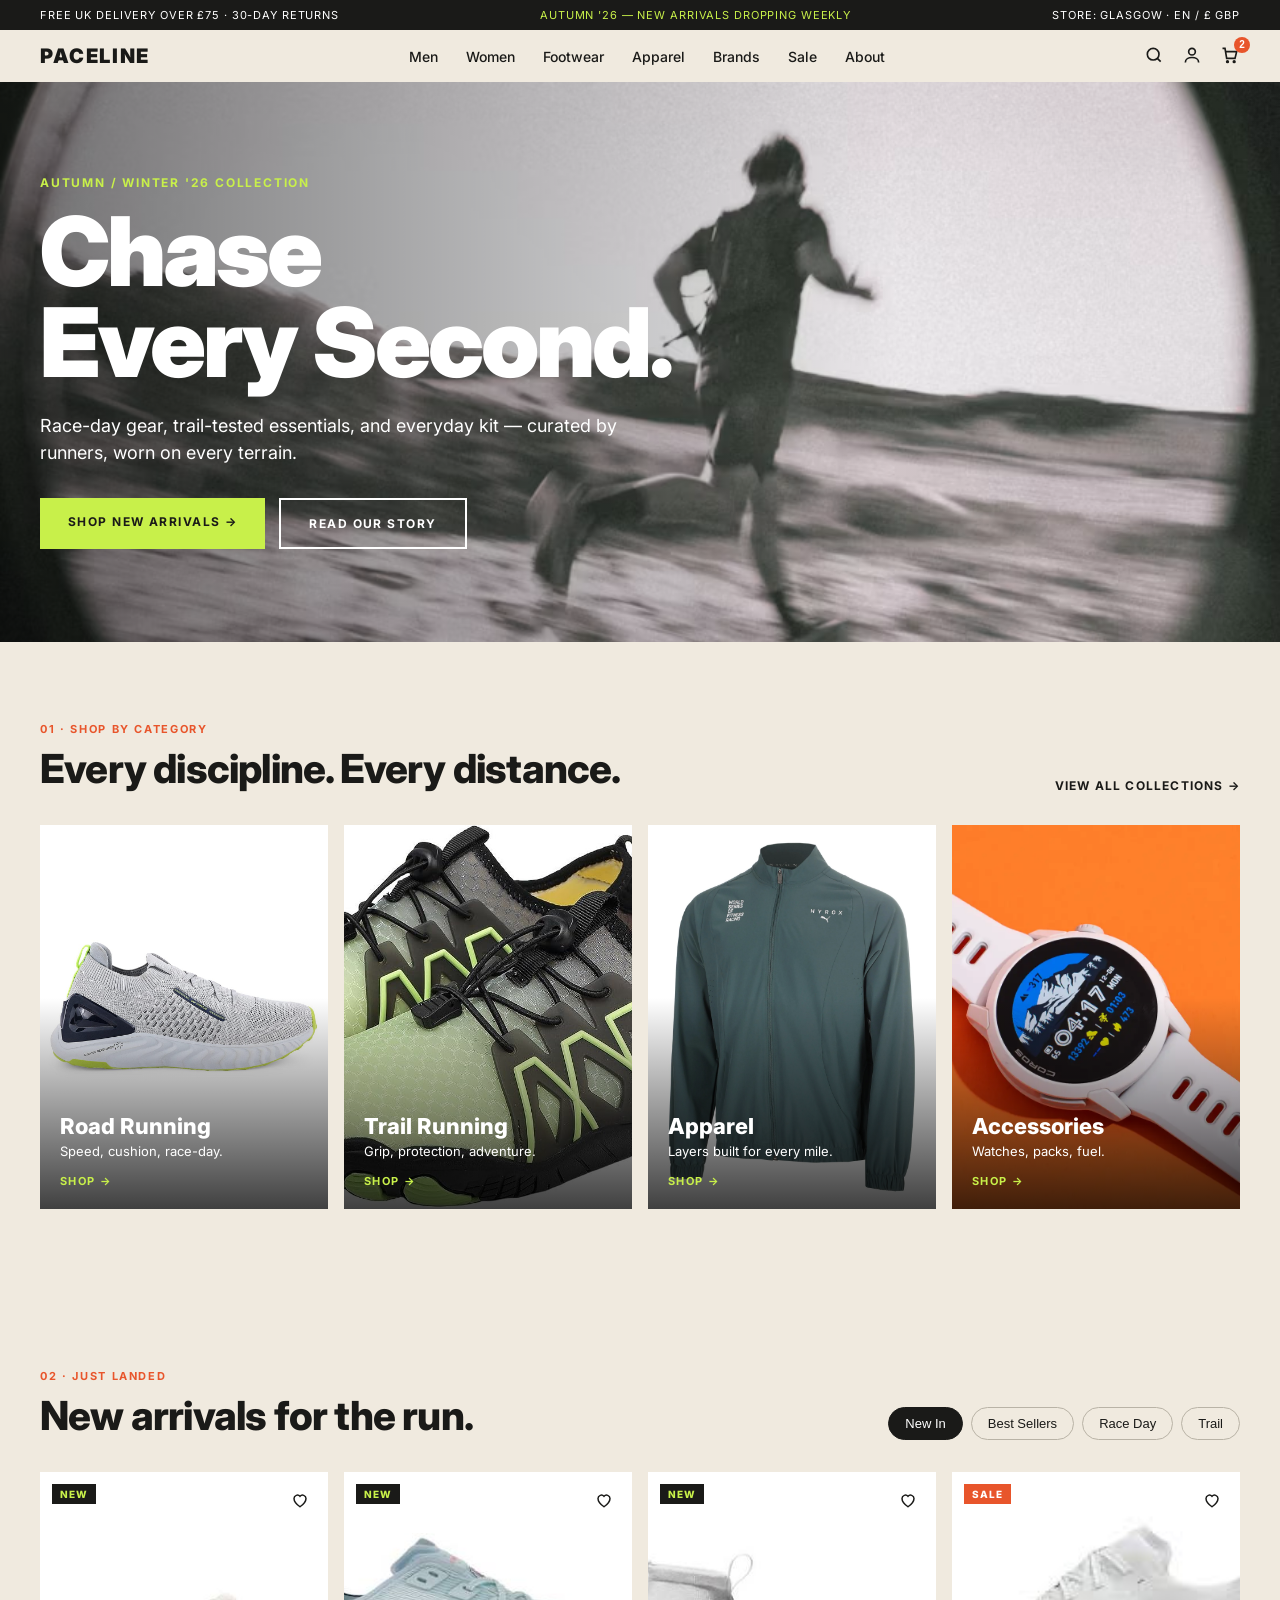
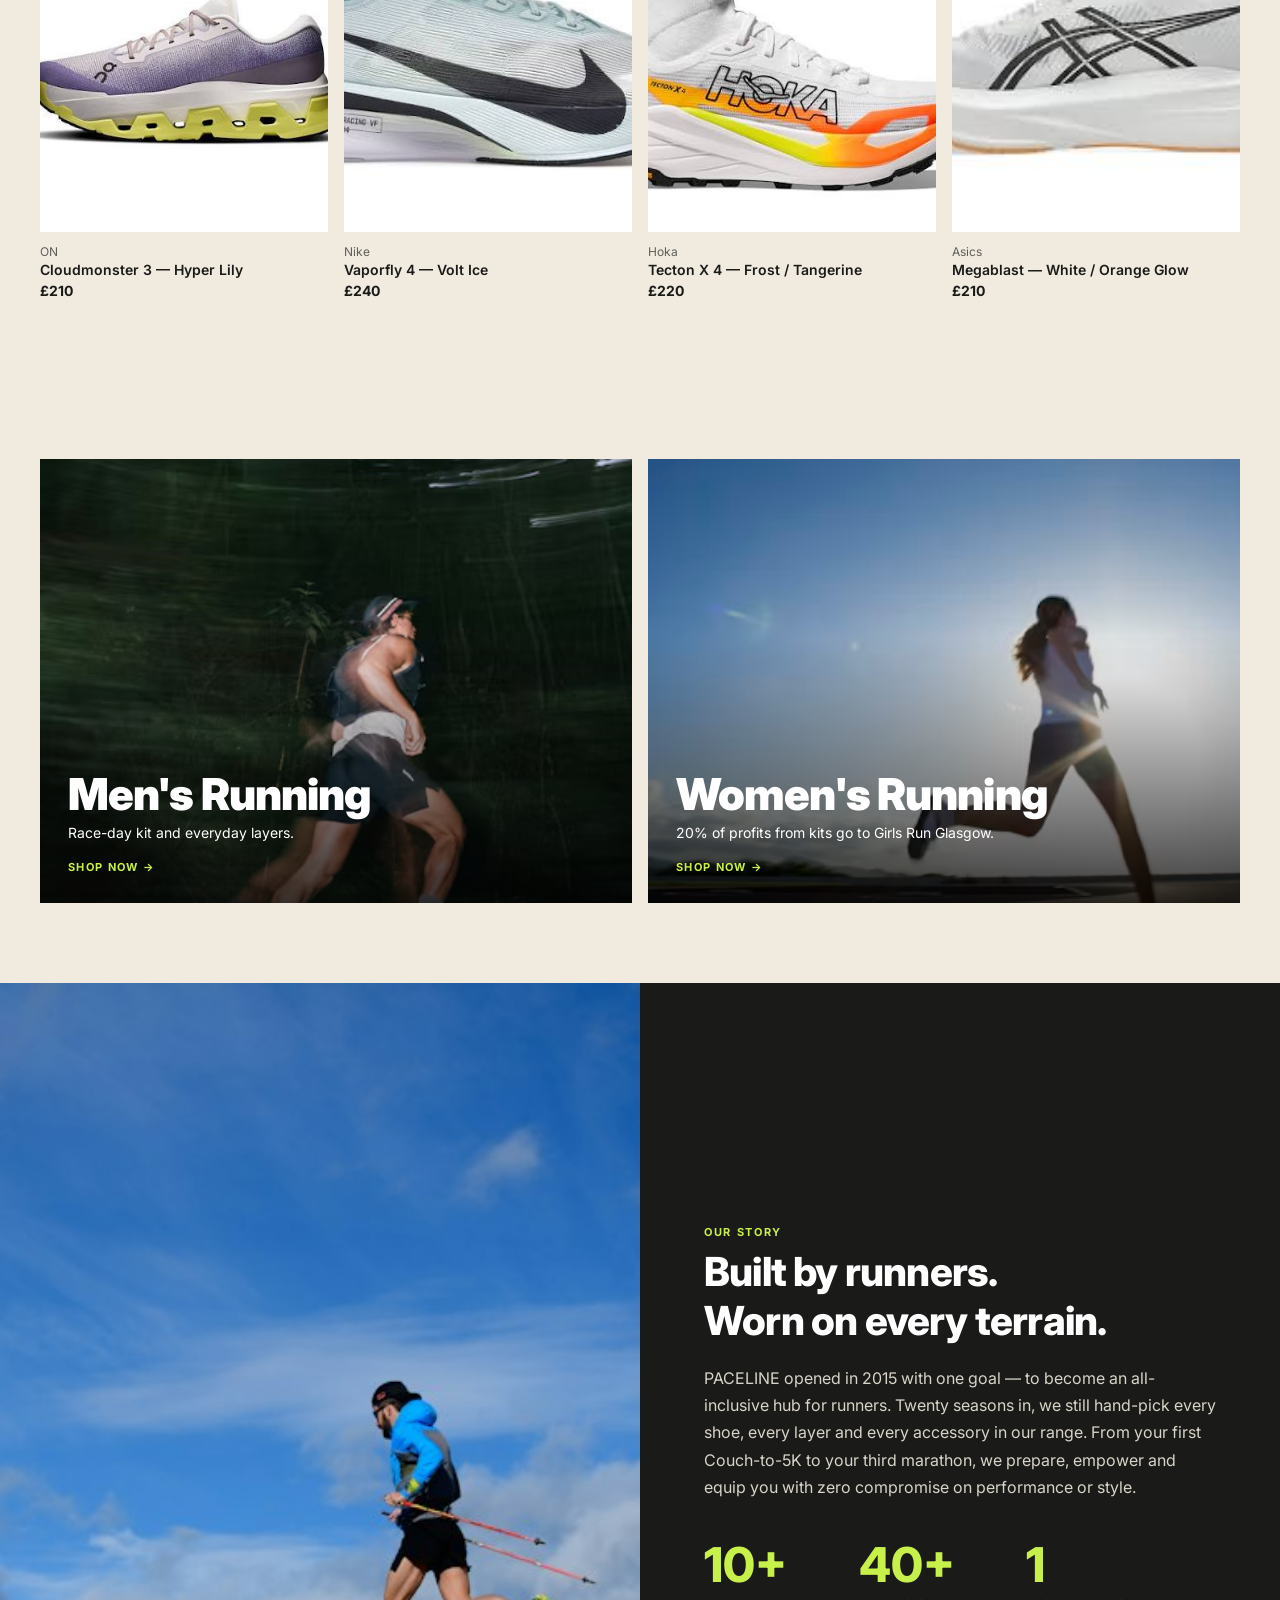
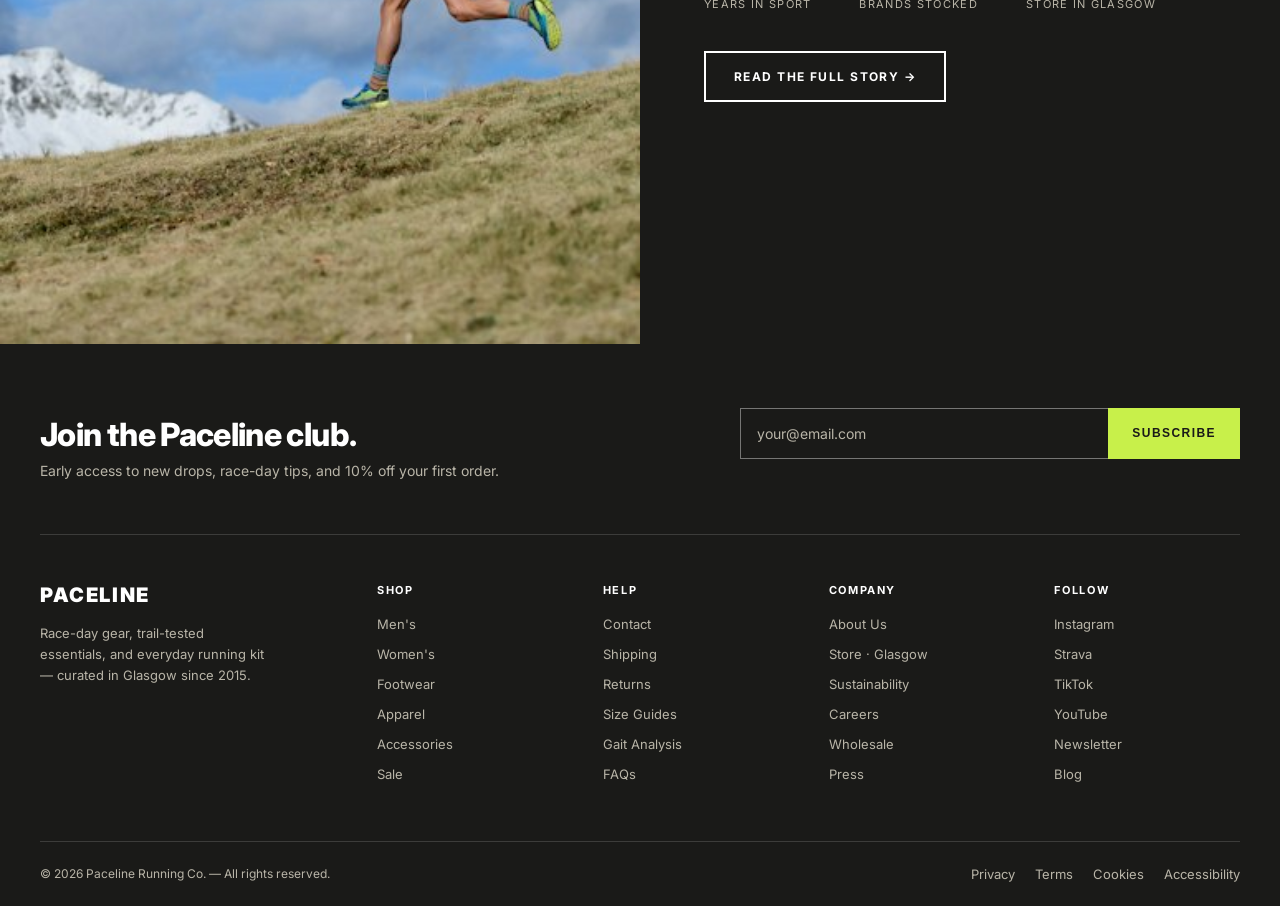
<file: index.html>
<!DOCTYPE html>
<html lang="en">
    <head>
        <meta charset="UTF-8">
        <meta name="viewport" content="width=device-width, initial-scale=1.0">
         <link rel="icon" type="image/svg+xml" href="assets/images/paceline-icon.svg">
            <a href="index.html" class="logo">
            </a>
         <title> 
            Paceline | Running Store
         </title>
    <link rel="preconnect" href="https://fonts.googleapis.com">
    <link rel="preconnect" href="https://fonts.gstatic.com" crossorigin>
    <link href="https://fonts.googleapis.com/css2?family=Inter:wght@400;500;600;800;900&display=swap" rel="stylesheet">
    <link rel="stylesheet" href="css/style.css">
    </head>
    <!-- 1. TOP BAR -->
  <div class="topbar">
    <p>Free UK delivery over £75 · 30-day returns</p>
    <p class="topbar-highlight">Autumn '26 — new arrivals dropping weekly</p>
    <p>Store: Glasgow · EN / £ GBP</p>
  </div>
  <!-- 2. NAVBAR -->
  <header class="site-header">
    <a href="index.html" class="logo">PACELINE</a>

    <nav aria-label="Main navigation">
      <ul class="nav-links">
        <li><a href="#">Men</a></li>
        <li><a href="#">Women</a></li>
        <li><a href="#">Footwear</a></li>
        <li><a href="#">Apparel</a></li>
        <li><a href="#">Brands</a></li>
        <li><a href="#">Sale</a></li>
        <li><a href="about.html">About</a></li>
      </ul>
    </nav>
    <div class="header-icons">
      <button aria-label="Search">
        <svg width="20" height="20" viewBox="0 0 24 24" fill="none" stroke="currentColor" stroke-width="2"><circle cx="11" cy="11" r="7"/><path d="M20 20l-4-4"/></svg>
      </button>
      <button aria-label="Account">
        <svg width="20" height="20" viewBox="0 0 24 24" fill="none" stroke="currentColor" stroke-width="2"><circle cx="12" cy="8" r="4"/><path d="M4 21c0-4 4-6 8-6s8 2 8 6"/></svg>
      </button>
      <button aria-label="Cart, 2 items" class="cart-btn">
        <svg width="20" height="20" viewBox="0 0 24 24" fill="none" stroke="currentColor" stroke-width="2"><path d="M3 4h3l2 12h10l2-8H7"/><circle cx="9" cy="20" r="1"/><circle cx="17" cy="20" r="1"/></svg>
        <span class="cart-badge">2</span>
      </button>
    </div>
  </header>
  <main>
    <!-- 3. HERO -->
    <section class="hero">
      <div class="hero-content">
        <p class="eyebrow">Autumn / Winter '26 Collection</p>
        <h1>Chase<br>Every Second.</h1>
        <p class="hero-text">
          Race-day gear, trail-tested essentials, and everyday kit —
          curated by runners, worn on every terrain.
        </p>
        <div class="hero-buttons">
          <a href="#" class="btn btn-lime">Shop new arrivals →</a>
          <a href="about.html" class="btn btn-outline">Read our story</a>
        </div>
      </div>
    </section>
    <!-- 4. SHOP BY CATEGORY -->
<section class="section" aria-labelledby="category-title">
  <div class="section-head">
    <div>
      <p class="section-label">01 · Shop by category</p>
      <h2 class="section-title" id="category-title">Every discipline. Every distance.</h2>
    </div>
    <a href="#" class="link-arrow">View all collections →</a>
  </div>

  <ul class="category-grid">
    <li>
      <a href="#" class="category-card">
        <img src="assets/images/road.jpg" alt="Runner's feet on a wet city street" width="600" height="800" loading="lazy">
        <div class="category-info">
          <h3>Road Running</h3>
          <p>Speed, cushion, race-day.</p>
          <span class="category-shop">Shop →</span>
        </div>
      </a>
    </li>
    <li>
      <a href="#" class="category-card">
        <img src="assets/images/trail.jpg" alt="Trail shoes on rocky ground" width="600" height="800" loading="lazy">
        <div class="category-info">
          <h3>Trail Running</h3>
          <p>Grip, protection, adventure.</p>
          <span class="category-shop">Shop →</span>
        </div>
      </a>
    </li>
    <li>
      <a href="#" class="category-card">
        <img src="assets/images/apparel.jpg" alt="Runner wearing a light jacket in the city" width="600" height="800" loading="lazy">
        <div class="category-info">
          <h3>Apparel</h3>
          <p>Layers built for every mile.</p>
          <span class="category-shop">Shop →</span>
        </div>
      </a>
    </li>
    <li>
      <a href="#" class="category-card">
        <img src="assets/images/accessories.jpg" alt="Close-up of a running watch" width="600" height="800" loading="lazy">
        <div class="category-info">
          <h3>Accessories</h3>
          <p>Watches, packs, fuel.</p>
          <span class="category-shop">Shop →</span>
        </div>
      </a>
    </li>
  </ul>
</section>
<!-- 5. NEW ARRIVALS -->
<section class="section" aria-labelledby="arrivals-title">
  <div class="section-head">
    <div>
      <p class="section-label">02 · Just landed</p>
      <h2 class="section-title" id="arrivals-title">New arrivals for the run.</h2>
    </div>

    <!-- Filter buttons: we'll make them work with JavaScript on Oct 4 -->
    <div class="filter-pills" role="group" aria-label="Filter products">
      <button class="pill" aria-pressed="true">New In</button>
      <button class="pill" aria-pressed="false">Best Sellers</button>
      <button class="pill" aria-pressed="false">Race Day</button>
      <button class="pill" aria-pressed="false">Trail</button>
    </div>
  </div>

  <ul class="product-grid">
    <li>
      <article class="product-card">
        <div class="product-media">
          <img src="assets/images/shoe1.jpg" alt="ON Cloudmonster 3 in Hyper Lily" width="600" height="750" loading="lazy">
          <span class="badge">New</span>
          <button class="heart-btn" aria-label="Add Cloudmonster 3 to wishlist">
            <svg width="18" height="18" viewBox="0 0 24 24" fill="none" stroke="currentColor" stroke-width="2"><path d="M12 21s-8-5.5-8-11a4.5 4.5 0 0 1 8-2.8A4.5 4.5 0 0 1 20 10c0 5.5-8 11-8 11z"/></svg>
          </button>
        </div>
        <p class="product-brand">ON</p>
        <h3 class="product-name">Cloudmonster 3 — Hyper Lily</h3>
        <p class="product-price">£210</p>
      </article>
    </li>

    <li>
      <article class="product-card">
        <div class="product-media">
          <img src="assets/images/shoe2.jpg" alt="Nike Vaporfly 4 in Volt Ice" width="600" height="750" loading="lazy">
          <span class="badge">New</span>
          <button class="heart-btn" aria-label="Add Vaporfly 4 to wishlist">
            <svg width="18" height="18" viewBox="0 0 24 24" fill="none" stroke="currentColor" stroke-width="2"><path d="M12 21s-8-5.5-8-11a4.5 4.5 0 0 1 8-2.8A4.5 4.5 0 0 1 20 10c0 5.5-8 11-8 11z"/></svg>
          </button>
        </div>
        <p class="product-brand">Nike</p>
        <h3 class="product-name">Vaporfly 4 — Volt Ice</h3>
        <p class="product-price">£240</p>
      </article>
    </li>

    <li>
      <article class="product-card">
        <div class="product-media">
          <img src="assets/images/shoe3.jpg" alt="Hoka Tecton X 4 in Frost Tangerine" width="600" height="750" loading="lazy">
          <span class="badge">New</span>
          <button class="heart-btn" aria-label="Add Tecton X 4 to wishlist">
            <svg width="18" height="18" viewBox="0 0 24 24" fill="none" stroke="currentColor" stroke-width="2"><path d="M12 21s-8-5.5-8-11a4.5 4.5 0 0 1 8-2.8A4.5 4.5 0 0 1 20 10c0 5.5-8 11-8 11z"/></svg>
          </button>
        </div>
        <p class="product-brand">Hoka</p>
        <h3 class="product-name">Tecton X 4 — Frost / Tangerine</h3>
        <p class="product-price">£220</p>
      </article>
    </li>

    <li>
      <article class="product-card">
        <div class="product-media">
          <img src="assets/images/shoe4.jpg" alt="Asics Megablast in White Orange Glow" width="600" height="750" loading="lazy">
          <span class="badge badge-sale">Sale</span>
          <button class="heart-btn" aria-label="Add Megablast to wishlist">
            <svg width="18" height="18" viewBox="0 0 24 24" fill="none" stroke="currentColor" stroke-width="2"><path d="M12 21s-8-5.5-8-11a4.5 4.5 0 0 1 8-2.8A4.5 4.5 0 0 1 20 10c0 5.5-8 11-8 11z"/></svg>
          </button>
        </div>
        <p class="product-brand">Asics</p>
        <h3 class="product-name">Megablast — White / Orange Glow</h3>
        <p class="product-price">£210</p>
      </article>
    </li>
  </ul>
</section>
<!-- 7. MEN'S / WOMEN'S -->
<section class="section" aria-label="Shop men's and women's running">
  <div class="gender-grid">

    <a href="#" class="gender-card">
      <img src="assets/images/mens.jpg" alt="Man running on a track in a park" width="900" height="650" loading="lazy">
      <div class="gender-info">
        <h2>Men's Running</h2>
        <p>Race-day kit and everyday layers.</p>
        <span class="gender-shop">Shop now →</span>
      </div>
    </a>

    <a href="#" class="gender-card">
      <img src="assets/images/womens.jpg" alt="Woman running outdoors in sportswear" width="900" height="650" loading="lazy">
      <div class="gender-info">
        <h2>Women's Running</h2>
        <p>20% of profits from kits go to Girls Run Glasgow.</p>
        <span class="gender-shop">Shop now →</span>
      </div>
    </a>

  </div>
</section>
<!-- 6. OUR STORY -->
<section class="story" aria-labelledby="story-title">
  <div class="story-media">
    <img src="assets/images/story.jpg" alt="Runner standing on a rocky peak above the clouds" width="900" height="900" loading="lazy">
  </div>

  <div class="story-content">
    <p class="section-label">Our story</p>
    <h2 class="section-title" id="story-title">Built by runners.<br>Worn on every terrain.</h2>
    <p class="story-text">
      PACELINE opened in 2015 with one goal — to become an all-inclusive hub
      for runners. Twenty seasons in, we still hand-pick every shoe, every
      layer and every accessory in our range. From your first Couch-to-5K to
      your third marathon, we prepare, empower and equip you with zero
      compromise on performance or style.
    </p>

    <ul class="story-stats">
      <li>
        <strong class="stat-number">10+</strong>
        <span class="stat-label">Years in sport</span>
      </li>
      <li>
        <strong class="stat-number">40+</strong>
        <span class="stat-label">Brands stocked</span>
      </li>
      <li>
        <strong class="stat-number">1</strong>
        <span class="stat-label">Store in Glasgow</span>
      </li>
    </ul>

    <a href="about.html" class="btn btn-outline">Read the full story →</a>
  </div>
</section>
</main>
  <!-- 8. NEWSLETTER + FOOTER -->
  <footer class="site-footer">

    <!-- Newsletter strip: JavaScript will validate it tomorrow -->
    <div class="newsletter">
      <div>
        <h2>Join the Paceline club.</h2>
        <p>Early access to new drops, race-day tips, and 10% off your first order.</p>
      </div>

      <form class="newsletter-form" id="newsletter-form" novalidate>
        <label for="newsletter-email" class="sr-only">Email address</label>
        <input type="email" id="newsletter-email" name="email" placeholder="your@email.com" autocomplete="email" required>
        <button type="submit">Subscribe</button>
        <p class="newsletter-msg" id="newsletter-msg" role="status"></p>
      </form>
    </div>

    <!-- Main footer: brand + 4 link columns -->
    <div class="footer-main">
      <div class="footer-brand">
        <a href="index.html" class="logo">PACELINE</a>
        <p>Race-day gear, trail-tested essentials, and everyday running kit — curated in Glasgow since 2015.</p>
      </div>

      <nav class="footer-col" aria-label="Shop">
        <h2>Shop</h2>
        <ul>
          <li><a href="#">Men's</a></li>
          <li><a href="#">Women's</a></li>
          <li><a href="#">Footwear</a></li>
          <li><a href="#">Apparel</a></li>
          <li><a href="#">Accessories</a></li>
          <li><a href="#">Sale</a></li>
        </ul>
      </nav>

      <nav class="footer-col" aria-label="Help">
        <h2>Help</h2>
        <ul>
          <li><a href="#">Contact</a></li>
          <li><a href="#">Shipping</a></li>
          <li><a href="#">Returns</a></li>
          <li><a href="#">Size Guides</a></li>
          <li><a href="#">Gait Analysis</a></li>
          <li><a href="#">FAQs</a></li>
        </ul>
      </nav>

      <nav class="footer-col" aria-label="Company">
        <h2>Company</h2>
        <ul>
          <li><a href="about.html">About Us</a></li>
          <li><a href="#">Store · Glasgow</a></li>
          <li><a href="#">Sustainability</a></li>
          <li><a href="#">Careers</a></li>
          <li><a href="#">Wholesale</a></li>
          <li><a href="#">Press</a></li>
        </ul>
      </nav>

      <nav class="footer-col" aria-label="Follow us">
        <h2>Follow</h2>
        <ul>
          <li><a href="#">Instagram</a></li>
          <li><a href="#">Strava</a></li>
          <li><a href="#">TikTok</a></li>
          <li><a href="#">YouTube</a></li>
          <li><a href="#">Newsletter</a></li>
          <li><a href="#">Blog</a></li>
        </ul>
      </nav>
    </div>

    <!-- Bottom bar -->
    <div class="footer-bottom">
      <p>© 2026 Paceline Running Co. — All rights reserved.</p>
      <ul>
        <li><a href="#">Privacy</a></li>
        <li><a href="#">Terms</a></li>
        <li><a href="#">Cookies</a></li>
        <li><a href="#">Accessibility</a></li>
      </ul>
    </div>

  </footer>
</body>
</html>
</file>
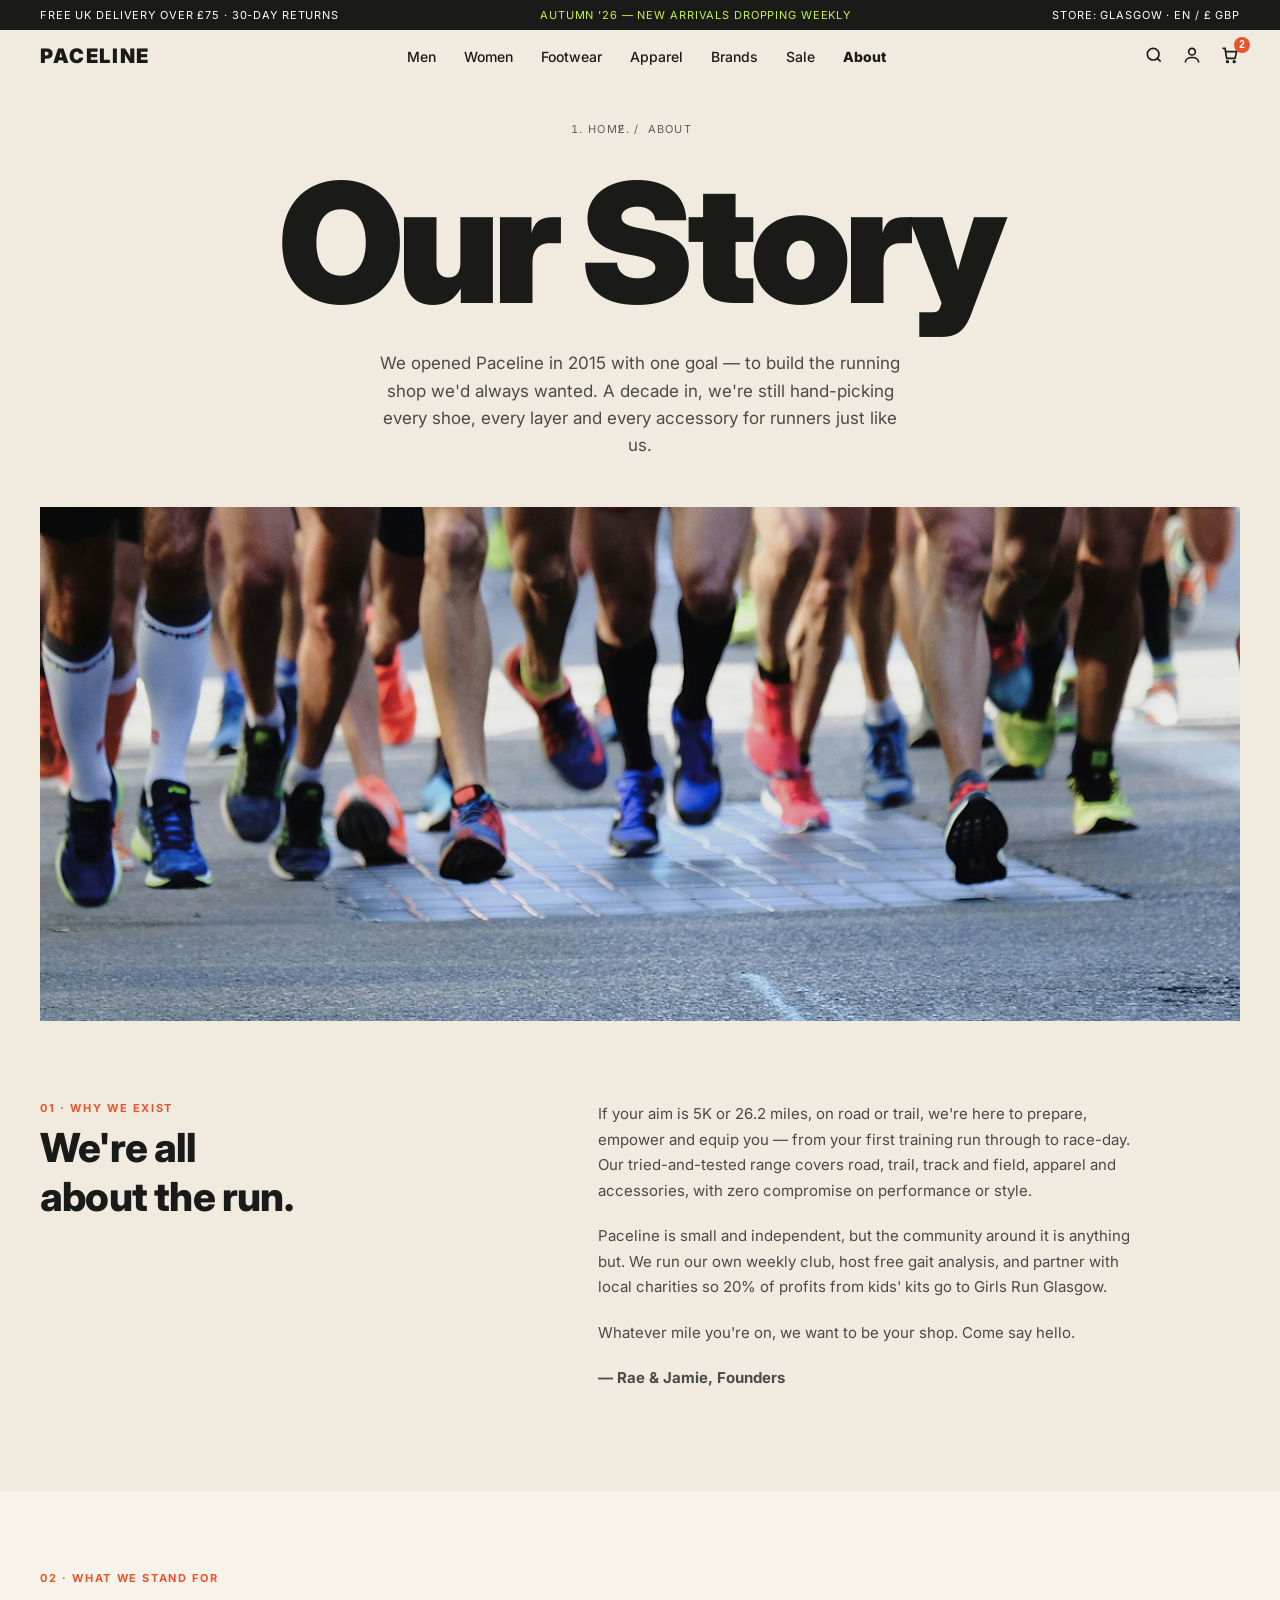
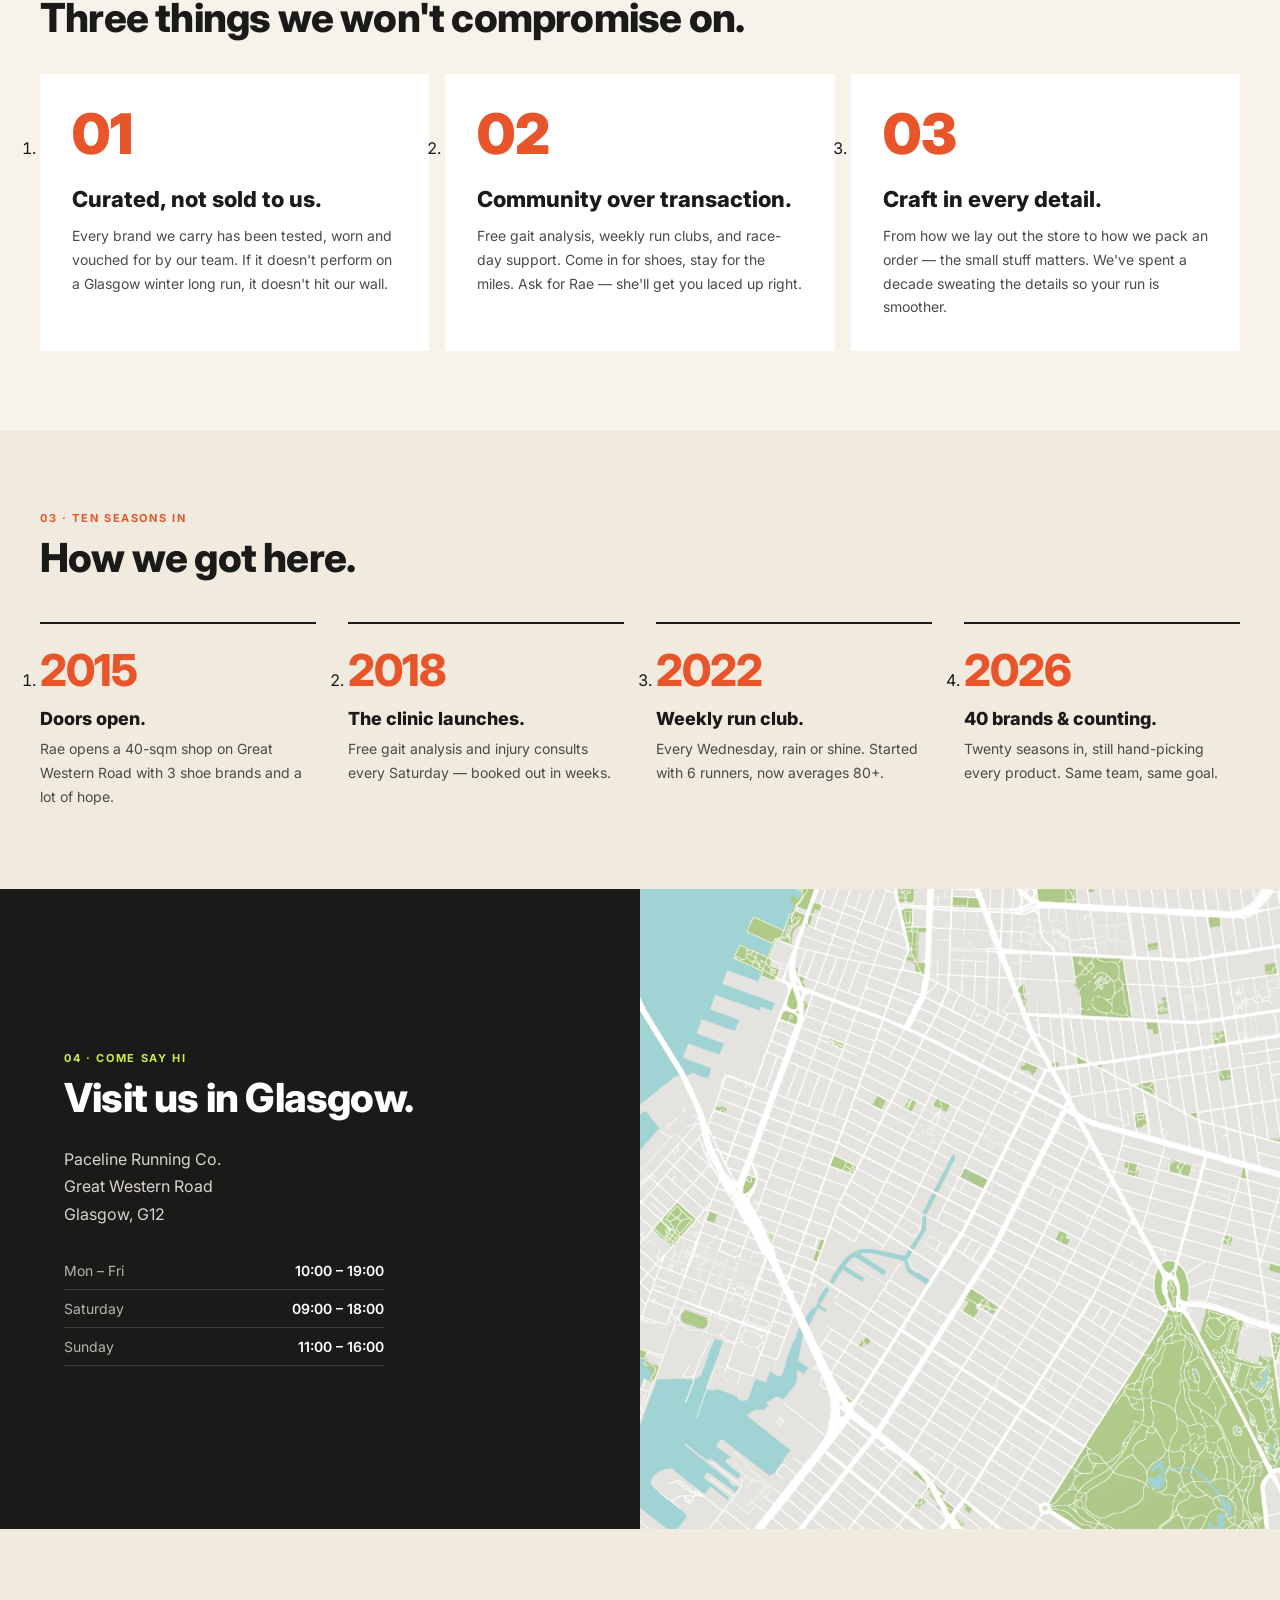
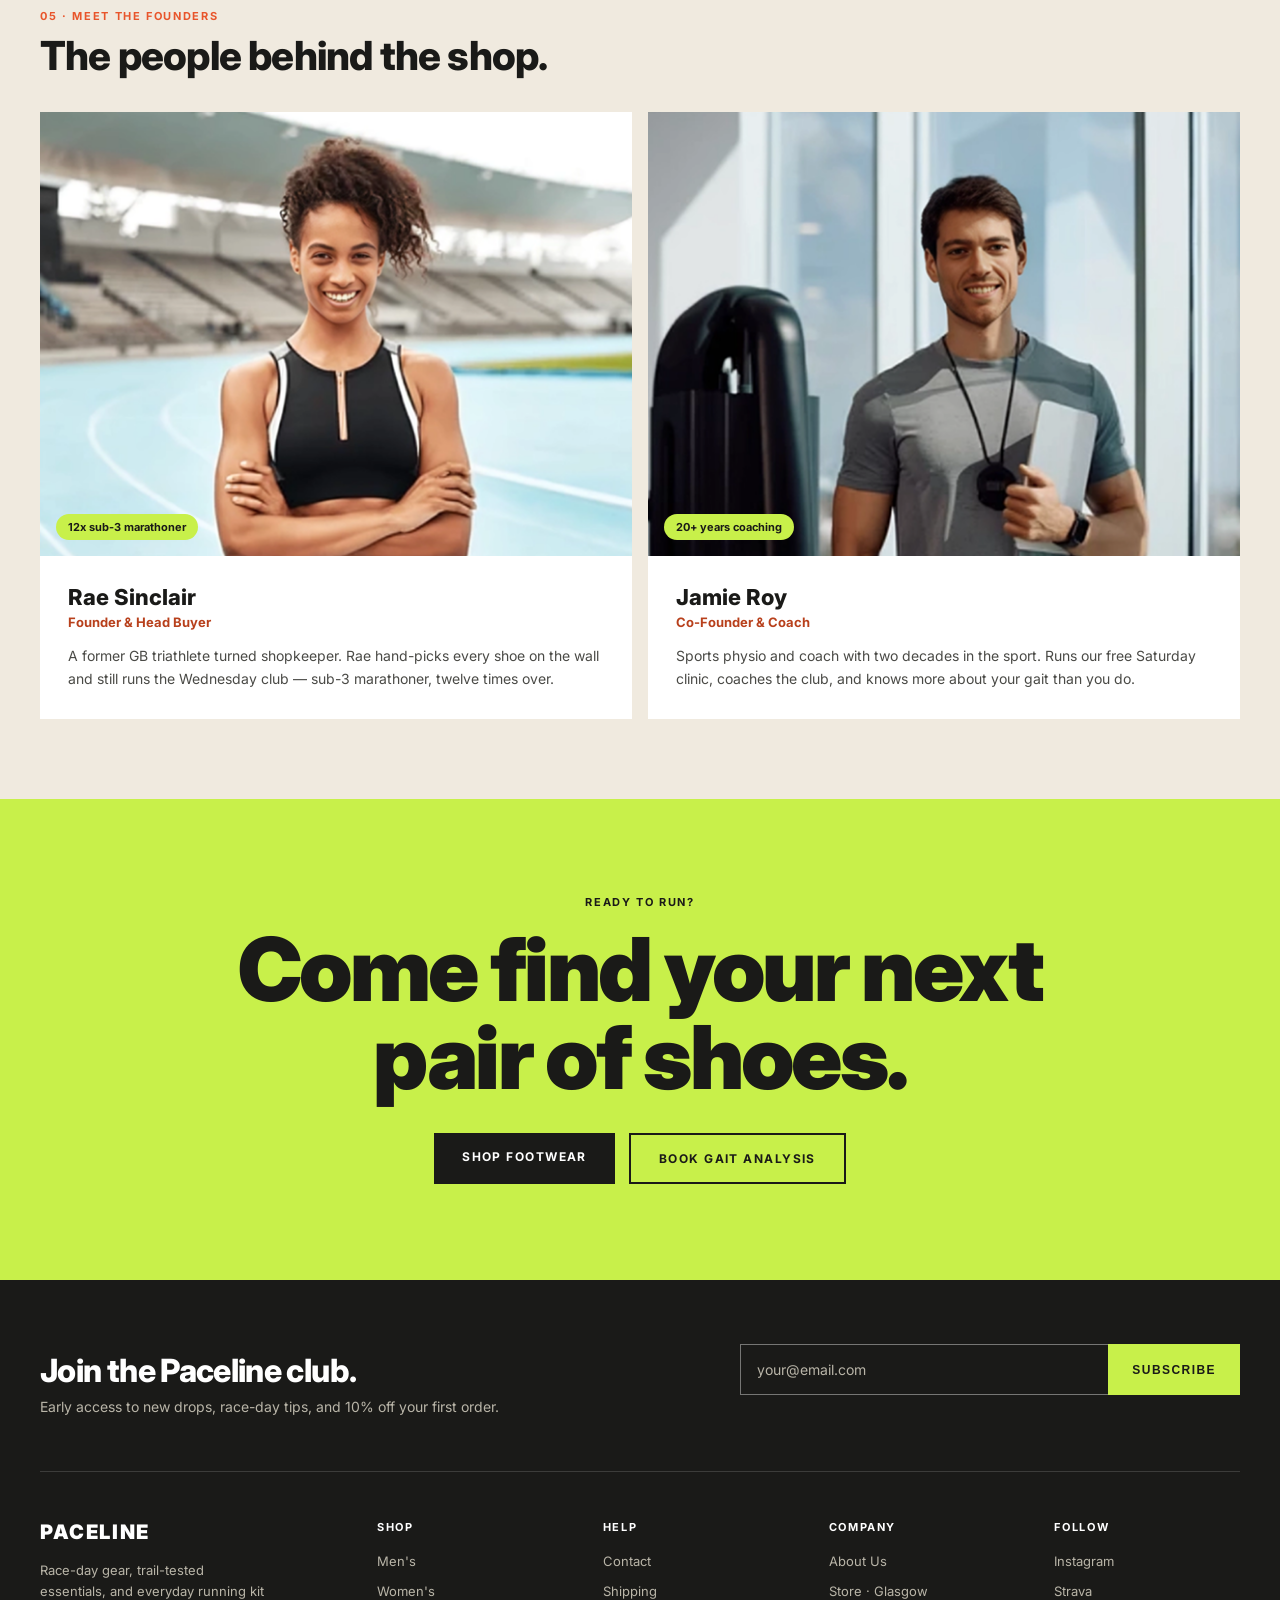
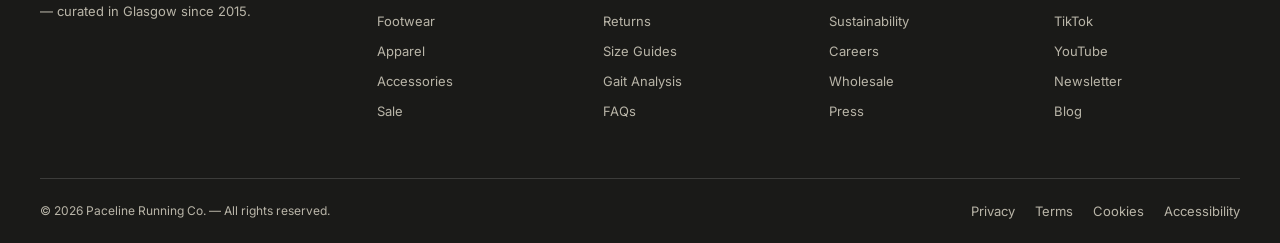
<file: about.html>
<!DOCTYPE html>
<html lang="en">
    <head>
        <meta charset="UTF-8">
        <meta name="viewport" content="width=device-width, initial-scale=1.0">
         <link rel="icon" type="image/svg+xml" href="assets/images/paceline-icon.svg">
            <a href="index.html" class="logo">
            </a>
         <title> 
            About | Paceline
         </title>
    <link rel="preconnect" href="https://fonts.googleapis.com">
    <link rel="preconnect" href="https://fonts.gstatic.com" crossorigin>
    <link href="https://fonts.googleapis.com/css2?family=Inter:wght@400;500;600;800;900&display=swap" rel="stylesheet">
    <link rel="stylesheet" href="css/style.css">
    </head>
    <!-- 1. TOP BAR -->
  <div class="topbar">
    <p>Free UK delivery over £75 · 30-day returns</p>
    <p class="topbar-highlight">Autumn '26 — new arrivals dropping weekly</p>
    <p>Store: Glasgow · EN / £ GBP</p>
  </div>
  <!-- 2. NAVBAR -->
  <header class="site-header">
    <a href="index.html" class="logo">PACELINE</a>

    <nav aria-label="Main navigation">
      <ul class="nav-links">
        <li><a href="#">Men</a></li>
        <li><a href="#">Women</a></li>
        <li><a href="#">Footwear</a></li>
        <li><a href="#">Apparel</a></li>
        <li><a href="#">Brands</a></li>
        <li><a href="#">Sale</a></li>
        <li><a href="about.html" aria-current="page">About</a></li>
      </ul>
    </nav>
    <div class="header-icons">
      <button aria-label="Search">
        <svg width="20" height="20" viewBox="0 0 24 24" fill="none" stroke="currentColor" stroke-width="2"><circle cx="11" cy="11" r="7"/><path d="M20 20l-4-4"/></svg>
      </button>
      <button aria-label="Account">
        <svg width="20" height="20" viewBox="0 0 24 24" fill="none" stroke="currentColor" stroke-width="2"><circle cx="12" cy="8" r="4"/><path d="M4 21c0-4 4-6 8-6s8 2 8 6"/></svg>
      </button>
      <button aria-label="Cart, 2 items" class="cart-btn">
        <svg width="20" height="20" viewBox="0 0 24 24" fill="none" stroke="currentColor" stroke-width="2"><path d="M3 4h3l2 12h10l2-8H7"/><circle cx="9" cy="20" r="1"/><circle cx="17" cy="20" r="1"/></svg>
        <span class="cart-badge">2</span>
      </button>
    </div>
  </header>
  <main>
    <!-- ABOUT: INTRO -->
    <section class="page-hero">
    <nav aria-label="Breadcrumb" class="breadcrumb">
    <ol>
      <li><a href="index.html">Home</a></li>
      <li aria-current="page">About</li>
    </ol>
    </nav>
   <h1 class="page-title">Our Story</h1>
   <p class="page-intro">
    We opened Paceline in 2015 with one goal — to build the running shop we'd
    always wanted. A decade in, we're still hand-picking every shoe, every
    layer and every accessory for runners just like us.
   </p>
   </section>

   <!-- Wide image: this is near the top of the page, so NO lazy loading -->
   <div class="page-banner">
   <img src="assets/images/about-hero.png" alt="Runners' feet at the start of a city race" width="1600" height="700">
   </div>

   <!-- ABOUT: 01 WHY WE EXIST -->
   <section class="section split" aria-labelledby="why-title">
   <div>
    <p class="section-label">01 · Why we exist</p>
    <h2 class="section-title" id="why-title">We're all<br>about the run.</h2>
   </div>

   <div class="split-text">
    <p>
      If your aim is 5K or 26.2 miles, on road or trail, we're here to
      prepare, empower and equip you — from your first training run through to
      race-day. Our tried-and-tested range covers road, trail, track and field,
      apparel and accessories, with zero compromise on performance or style.
    </p>
    <p>
      Paceline is small and independent, but the community around it is
      anything but. We run our own weekly club, host free gait analysis, and
      partner with local charities so 20% of profits from kids' kits go to
      Girls Run Glasgow.
    </p>
    <p>Whatever mile you're on, we want to be your shop. Come say hello.</p>
    <p class="signoff">— Rae &amp; Jamie, Founders</p>
   </div>
   </section>
   <!-- ABOUT: 02 VALUES -->
<section class="section values" aria-labelledby="values-title">
  <p class="section-label">02 · What we stand for</p>
  <h2 class="section-title" id="values-title">Three things we won't compromise on.</h2>

  <ol class="value-grid">
    <li class="value-card">
      <span class="value-num" aria-hidden="true">01</span>
      <h3>Curated, not sold to us.</h3>
      <p>Every brand we carry has been tested, worn and vouched for by our team. If it doesn't perform on a Glasgow winter long run, it doesn't hit our wall.</p>
    </li>
    <li class="value-card">
      <span class="value-num" aria-hidden="true">02</span>
      <h3>Community over transaction.</h3>
      <p>Free gait analysis, weekly run clubs, and race-day support. Come in for shoes, stay for the miles. Ask for Rae — she'll get you laced up right.</p>
    </li>
    <li class="value-card">
      <span class="value-num" aria-hidden="true">03</span>
      <h3>Craft in every detail.</h3>
      <p>From how we lay out the store to how we pack an order — the small stuff matters. We've spent a decade sweating the details so your run is smoother.</p>
    </li>
  </ol>
</section>

<!-- ABOUT: 03 TIMELINE -->
<section class="section" aria-labelledby="timeline-title">
  <p class="section-label">03 · Ten seasons in</p>
  <h2 class="section-title" id="timeline-title">How we got here.</h2>

  <ol class="timeline">
    <li>
      <p class="timeline-year">2015</p>
      <h3>Doors open.</h3>
      <p>Rae opens a 40-sqm shop on Great Western Road with 3 shoe brands and a lot of hope.</p>
    </li>
    <li>
      <p class="timeline-year">2018</p>
      <h3>The clinic launches.</h3>
      <p>Free gait analysis and injury consults every Saturday — booked out in weeks.</p>
    </li>
    <li>
      <p class="timeline-year">2022</p>
      <h3>Weekly run club.</h3>
      <p>Every Wednesday, rain or shine. Started with 6 runners, now averages 80+.</p>
    </li>
    <li>
      <p class="timeline-year">2026</p>
      <h3>40 brands &amp; counting.</h3>
      <p>Twenty seasons in, still hand-picking every product. Same team, same goal.</p>
    </li>
  </ol>
</section>
<!-- ABOUT: 04 VISIT US -->
<section class="visit" aria-labelledby="visit-title">
  <div class="visit-info">
    <p class="section-label">04 · Come say hi</p>
    <h2 class="section-title" id="visit-title">Visit us in Glasgow.</h2>

    <address>
      Paceline Running Co.<br>
      Great Western Road<br>
      Glasgow, G12
    </address>

    <dl class="hours">
      <div><dt>Mon – Fri</dt><dd>10:00 – 19:00</dd></div>
      <div><dt>Saturday</dt><dd>09:00 – 18:00</dd></div>
      <div><dt>Sunday</dt><dd>11:00 – 16:00</dd></div>
    </dl>
  </div>
<div class="visit-map">
  <img src="assets/images/map.png" alt="Map showing the Paceline store on Great Western Road, Glasgow" width="900" height="900" loading="lazy">
</div>
</section>

<!-- ABOUT: 05 FOUNDERS -->
<section class="section" aria-labelledby="founders-title">
  <p class="section-label">05 · Meet the founders</p>
  <h2 class="section-title" id="founders-title">The people behind the shop.</h2>

  <ul class="founder-grid">
    <li class="founder-card">
      <div class="founder-media">
        <img src="assets/images/rae.png" alt="Rae Sinclair smiling with arms crossed on a running track" width="800" height="600" loading="lazy">
        <span class="pill-badge">12x sub-3 marathoner</span>
      </div>
      <div class="founder-body">
        <h3>Rae Sinclair</h3>
        <p class="founder-role">Founder &amp; Head Buyer</p>
        <p>A former GB triathlete turned shopkeeper. Rae hand-picks every shoe on the wall and still runs the Wednesday club — sub-3 marathoner, twelve times over.</p>
      </div>
    </li>

    <li class="founder-card">
      <div class="founder-media">
        <img src="assets/images/jamie.png" alt="Jamie Roy holding a clipboard and wearing a stopwatch" width="800" height="600" loading="lazy">
        <span class="pill-badge">20+ years coaching</span>
      </div>
      <div class="founder-body">
        <h3>Jamie Roy</h3>
        <p class="founder-role">Co-Founder &amp; Coach</p>
        <p>Sports physio and coach with two decades in the sport. Runs our free Saturday clinic, coaches the club, and knows more about your gait than you do.</p>
      </div>
    </li>
  </ul>
</section>
<!-- ABOUT: CALL TO ACTION -->
<section class="cta" aria-labelledby="cta-title">
  <p class="cta-label">Ready to run?</p>
  <h2 id="cta-title">Come find your next pair of shoes.</h2>
  <div class="cta-buttons">
    <a href="#" class="btn btn-dark">Shop footwear</a>
    <a href="#" class="btn btn-outline-dark">Book gait analysis</a>
  </div>
</section>
  </main>
  <!-- 8. NEWSLETTER + FOOTER -->
  <footer class="site-footer">

    <!-- Newsletter strip: JavaScript will validate it tomorrow -->
    <div class="newsletter">
      <div>
        <h2>Join the Paceline club.</h2>
        <p>Early access to new drops, race-day tips, and 10% off your first order.</p>
      </div>

      <form class="newsletter-form" id="newsletter-form" novalidate>
        <label for="newsletter-email" class="sr-only">Email address</label>
        <input type="email" id="newsletter-email" name="email" placeholder="your@email.com" autocomplete="email" required>
        <button type="submit">Subscribe</button>
        <p class="newsletter-msg" id="newsletter-msg" role="status"></p>
      </form>
    </div>

    <!-- Main footer: brand + 4 link columns -->
    <div class="footer-main">
      <div class="footer-brand">
        <a href="index.html" class="logo">PACELINE</a>
        <p>Race-day gear, trail-tested essentials, and everyday running kit — curated in Glasgow since 2015.</p>
      </div>

      <nav class="footer-col" aria-label="Shop">
        <h2>Shop</h2>
        <ul>
          <li><a href="#">Men's</a></li>
          <li><a href="#">Women's</a></li>
          <li><a href="#">Footwear</a></li>
          <li><a href="#">Apparel</a></li>
          <li><a href="#">Accessories</a></li>
          <li><a href="#">Sale</a></li>
        </ul>
      </nav>

      <nav class="footer-col" aria-label="Help">
        <h2>Help</h2>
        <ul>
          <li><a href="#">Contact</a></li>
          <li><a href="#">Shipping</a></li>
          <li><a href="#">Returns</a></li>
          <li><a href="#">Size Guides</a></li>
          <li><a href="#">Gait Analysis</a></li>
          <li><a href="#">FAQs</a></li>
        </ul>
      </nav>

      <nav class="footer-col" aria-label="Company">
        <h2>Company</h2>
        <ul>
          <li><a href="about.html">About Us</a></li>
          <li><a href="#">Store · Glasgow</a></li>
          <li><a href="#">Sustainability</a></li>
          <li><a href="#">Careers</a></li>
          <li><a href="#">Wholesale</a></li>
          <li><a href="#">Press</a></li>
        </ul>
      </nav>

      <nav class="footer-col" aria-label="Follow us">
        <h2>Follow</h2>
        <ul>
          <li><a href="#">Instagram</a></li>
          <li><a href="#">Strava</a></li>
          <li><a href="#">TikTok</a></li>
          <li><a href="#">YouTube</a></li>
          <li><a href="#">Newsletter</a></li>
          <li><a href="#">Blog</a></li>
        </ul>
      </nav>
    </div>

    <!-- Bottom bar -->
    <div class="footer-bottom">
      <p>© 2026 Paceline Running Co. — All rights reserved.</p>
      <ul>
        <li><a href="#">Privacy</a></li>
        <li><a href="#">Terms</a></li>
        <li><a href="#">Cookies</a></li>
        <li><a href="#">Accessibility</a></li>
      </ul>
    </div>

  </footer>
</body>
</html>
</file>
<file: css/style.css>
/* ===== 1. VARIABLES: colors and fonts in one place ===== */
:root 
{
  --cream: #f0eadf;
  --black: #1a1a18;
  --lime: #c8f04a;
  --orange: #e8552b;
  --white: #ffffff;
  --orange-dark: #b8401c;   
}

/* ===== 2. RESET: remove browser default spacing ===== */
* 
{
  margin: 0;
  padding: 0;
  box-sizing: border-box;
  img, svg, iframe { max-width: 100%; }
  img { display: block; height: auto; }
}

body 
{
  font-family: 'Inter', Arial, sans-serif;
  background: var(--cream);
  color: var(--black);
}

a { color: inherit; text-decoration: none; }
ul { list-style: none; }
button { background: none; border: none; color: inherit; cursor: pointer; }

/* ===== 3. TOP BAR ===== */
.topbar 
{
  background: var(--black);
  color: var(--white);
  font-size: 11px;
  letter-spacing: 0.08em;
  text-transform: uppercase;
  display: flex;                    /* puts the 3 texts in a row */
  justify-content: space-between;   /* spreads them left / middle / right */
  padding: 8px 40px;
}

.topbar-highlight { color: var(--lime); }

/* ===== 4. NAVBAR ===== */
.site-header 
{
  background: var(--cream);
  display: flex;
  justify-content: space-between;
  align-items: center;              /* centers everything vertically */
  padding: 14px 40px;
  position: sticky;                 /* stays at the top while scrolling */
  top: 0;
  z-index: 10;
}

.logo 
{
  font-weight: 900;
  font-size: 20px;
  letter-spacing: 0.08em;
}

.logo img {
  display: block;   /* removes the small gap browsers add under images */
  height: 32px;
  width: auto;      /* keeps the proportions */
}

.nav-links {
  display: flex;
  gap: 28px;
  font-size: 14px;
  font-weight: 500;
}

.nav-links a:hover { color: var(--orange); }

/* Keyboard users need to see where they are */
a:focus-visible, button:focus-visible {
  outline: 3px solid var(--orange);
  outline-offset: 3px;
}

.header-icons {
  display: flex;
  gap: 18px;
}

.cart-btn { position: relative; }

.cart-badge {
  position: absolute;               /* sits on the corner of the cart icon */
  top: -8px;
  right: -10px;
  background: var(--orange);
  color: var(--white);
  font-size: 10px;
  font-weight: 700;
  border-radius: 50%;
  width: 16px;
  height: 16px;
  display: grid;
  place-items: center;
}

/* ===== 5. HERO ===== */
.hero {
  min-height: 560px;
  display: flex;
  align-items: center;
  padding: 0 40px;
  color: var(--white);
  /* dark gradient on the left keeps the white text readable, then the photo */
  background:
    linear-gradient(90deg, rgba(0,0,0,0.55) 0%, rgba(0,0,0,0.05) 70%),
    url("../assets/images/hero.jpg") center / cover no-repeat;
}

.hero-content { max-width: 640px; }

.eyebrow {
  color: var(--lime);
  font-size: 12px;
  font-weight: 700;
  letter-spacing: 0.15em;
  text-transform: uppercase;
  margin-bottom: 16px;
}

.hero h1 {
  font-size: clamp(48px, 9vw, 96px);   /* shrinks on small screens */
  font-weight: 900;
  line-height: 0.95;
  letter-spacing: -0.03em;
  margin-bottom: 24px;
}

.hero-text {
  font-size: 18px;
  line-height: 1.5;
  margin-bottom: 32px;
}

.hero-buttons {
  display: flex;
  gap: 14px;
  flex-wrap: wrap;                  /* buttons stack if there's no room */
}

/* ===== 6. BUTTONS ===== */
.btn {
  display: inline-block;
  padding: 16px 28px;
  font-size: 12px;
  font-weight: 700;
  letter-spacing: 0.12em;
  text-transform: uppercase;
}

.btn-lime { background: var(--lime); color: var(--black); }
.btn-outline { border: 2px solid var(--white); color: var(--white); }
.btn:hover { opacity: 0.85; }

/* ===== 7. RESPONSIVE: phones and small tablets ===== */
@media (max-width: 768px) {
  .topbar { justify-content: center; padding: 8px 16px; }
  .topbar p:not(.topbar-highlight) { display: none; }  /* keep only the middle text */

  .site-header { padding: 14px 16px; }
  .nav-links { display: none; }     /* temporary: we'll add a hamburger menu later */

  .hero { padding: 0 16px; min-height: 460px; }
}
/* ===== 8. SHARED SECTION STYLES (reused by every section) ===== */
.section {
  padding: 80px 40px;
}

.section-head {
  display: flex;
  justify-content: space-between;
  align-items: flex-end;            /* link lines up with the heading's bottom */
  flex-wrap: wrap;                  /* link drops under the heading if no room */
  gap: 16px;
  margin-bottom: 32px;
}

.section-label {
  color: var(--orange);
  font-size: 11px;
  font-weight: 700;
  letter-spacing: 0.15em;
  text-transform: uppercase;
  margin-bottom: 8px;
}

.section-title {
  font-size: clamp(28px, 4vw, 40px);
  font-weight: 800;
  letter-spacing: -0.02em;
}

.link-arrow {
  font-size: 12px;
  font-weight: 700;
  letter-spacing: 0.1em;
  text-transform: uppercase;
}

.link-arrow:hover { color: var(--orange); }

/* ===== 9. SHOP BY CATEGORY ===== */
.category-grid {
  display: grid;
  grid-template-columns: repeat(4, 1fr);   /* 4 equal columns */
  gap: 16px;
}

.category-card {
  position: relative;               /* anchor for the text and overlay */
  display: block;
  aspect-ratio: 3 / 4;              /* every card is a tall rectangle */
  overflow: hidden;                 /* hides the image when it zooms past the edge */
  color: var(--white);
}

.category-card img {
  width: 100%;
  height: 100%;
  object-fit: cover;                /* fills the box without stretching the photo */
  transition: transform 0.4s ease;
}

.category-card:hover img { transform: scale(1.05); }

/* Dark fade at the bottom so the white text is readable */
.category-card::after {
  content: "";
  position: absolute;
  inset: 0;                         /* shorthand for top/right/bottom/left: 0 */
  background: linear-gradient(to top, rgba(0, 0, 0, 0.75), transparent 55%);
}

.category-info {
  position: absolute;
  left: 20px;
  right: 20px;
  bottom: 20px;
  z-index: 1;                       /* sits in front of the dark fade */
}

.category-info h3 { font-size: 22px; font-weight: 800; }
.category-info p  { font-size: 13px; margin: 4px 0 10px; }

.category-shop {
  color: var(--lime);
  font-size: 11px;
  font-weight: 700;
  letter-spacing: 0.12em;
  text-transform: uppercase;
}
/* ===== 10. FILTER PILLS ===== */
.filter-pills {
  display: flex;
  gap: 8px;
  flex-wrap: wrap;
}

.pill {
  padding: 8px 16px;
  border: 1px solid #b9b3a6;
  border-radius: 999px;              /* a huge radius makes a pill shape */
  font-size: 13px;
  font-weight: 500;
  transition: background 0.2s, color 0.2s;
}

.pill:hover { background: rgba(0, 0, 0, 0.06); }

/* The selected pill: styled using the aria-pressed attribute */
.pill[aria-pressed="true"] {
  background: var(--black);
  color: var(--white);
  border-color: var(--black);
}

/* ===== 11. PRODUCT CARDS ===== */
.product-grid {
  display: grid;
  grid-template-columns: repeat(4, 1fr);
  gap: 16px;
}

.product-media {
  position: relative;                
  aspect-ratio: 4 / 5;
  overflow: hidden;
  background: #e5b560;               
  margin-bottom: 12px;
}

.product-media img {
  width: 100%;
  height: 100%;
  object-fit: cover;
}

.badge {
  position: absolute;
  top: 12px;
  left: 12px;
  background: var(--black);
  color: var(--lime);
  font-size: 10px;
  font-weight: 800;
  letter-spacing: 0.1em;
  text-transform: uppercase;
  padding: 4px 8px;
}

.badge-sale {
  background: var(--orange);
  color: var(--white);
}

.heart-btn {
  position: absolute;
  top: 10px;
  right: 10px;
  width: 36px;
  height: 36px;
  display: grid;
  place-items: center;
  border-radius: 50%;
  color: var(--black);
}

.heart-btn:hover { background: rgba(255, 255, 255, 0.7); }

.product-brand {
  font-size: 12px;
  color: #5f5f5a;                   
}

.product-name {
  font-size: 14px;
  font-weight: 600;
  margin: 2px 0 4px;
}

.product-price {
  font-size: 14px;
  font-weight: 700;
}
/* ===== 12. OUR STORY ===== */
.story {
  display: grid;
  grid-template-columns: 1fr 1fr;     /* two equal halves */
  background: var(--black);
  color: var(--white);
}

.story-media img {
  width: 100%;
  height: 100%;                       /* fills the whole left half */
  min-height: 420px;
  object-fit: cover;
  display: block;
}

.story-content {
  padding: 80px 64px;
  display: flex;
  flex-direction: column;             /* stack the children vertically */
  justify-content: center;            /* and center the stack vertically */
  align-items: flex-start;            /* keep the button its natural width */
}

/* On the dark panel, the small label should be lime, not orange */
.story .section-label { color: var(--lime); }

.story-text {
  font-size: 16px;
  line-height: 1.7;
  color: #d8d4c8;
  max-width: 52ch;                    /* keeps lines a comfortable length */
  margin-top: 20px;
}

.story-stats {
  display: flex;
  gap: 48px;
  margin: 40px 0;                     /* space above AND below fixes the overlap in the design */
}

.stat-number {
  display: block;
  color: var(--lime);
  font-size: 48px;
  font-weight: 800;
  line-height: 1;
}

.stat-label {
  display: block;
  margin-top: 8px;
  font-size: 11px;
  letter-spacing: 0.12em;
  text-transform: uppercase;
  color: #b9b5a8;
}
/* ===== 13. MEN'S / WOMEN'S ===== */
.gender-grid {
  display: grid;
  grid-template-columns: 1fr 1fr;     /* two equal cards */
  gap: 16px;
}

.gender-card {
  position: relative;                 /* anchor for the overlay and text */
  display: block;
  aspect-ratio: 4 / 3;
  overflow: hidden;
  color: var(--white);
}

.gender-card img {
  width: 100%;
  height: 100%;
  object-fit: cover;
  transition: transform 0.4s ease;
}

.gender-card:hover img { transform: scale(1.04); }

/* Dark fade so the white text stays readable */
.gender-card::after {
  content: "";
  position: absolute;
  inset: 0;
  background: linear-gradient(to top, rgba(0, 0, 0, 0.75), transparent 60%);
}

.gender-info {
  position: absolute;
  left: 28px;
  right: 28px;
  bottom: 28px;
  z-index: 1;                         /* in front of the fade */
}

.gender-info h2 {
  font-size: clamp(28px, 4vw, 44px);
  font-weight: 900;
  letter-spacing: -0.02em;
  line-height: 1;
}

.gender-info p {
  font-size: 14px;
  margin: 8px 0 14px;
}

.gender-shop {
  color: var(--lime);
  font-size: 11px;
  font-weight: 700;
  letter-spacing: 0.12em;
  text-transform: uppercase;
}

/* for people who turn off animations in their system settings */
@media (prefers-reduced-motion: reduce) {
  .category-card img,
  .gender-card img { transition: none; }
  .category-card:hover img,
  .gender-card:hover img { transform: none; }
}
/* ===== 14. SCREEN-READER-ONLY HELPER ===== */
/* Hides content visually but keeps it available to screen readers */
.sr-only {
  position: absolute;
  width: 1px;
  height: 1px;
  margin: -1px;
  padding: 0;
  overflow: hidden;
  clip: rect(0, 0, 0, 0);
  white-space: nowrap;
  border: 0;
}

/* ===== 15. FOOTER ===== */
.site-footer {
  background: var(--black);
  color: var(--white);
  padding: 64px 40px 24px;
}

/* --- Newsletter strip --- */
.newsletter {
  display: flex;
  justify-content: space-between;
  align-items: center;
  flex-wrap: wrap;                    /* form drops under the text if no room */
  gap: 24px;
  padding-bottom: 48px;
  border-bottom: 1px solid rgba(255, 255, 255, 0.15);
}

.newsletter h2 {
  font-size: clamp(24px, 3vw, 32px);
  font-weight: 800;
  letter-spacing: -0.02em;
}

.newsletter p {
  margin-top: 8px;
  font-size: 14px;
  color: #b9b5a8;
}

.newsletter-form {
  display: flex;
  flex-wrap: wrap;                    /* lets the message sit on its own line */
  flex: 1 1 380px;
  max-width: 500px;
}

.newsletter-form input {
  flex: 1;
  min-width: 0;                       /* lets the input shrink on small screens */
  padding: 16px;
  background: transparent;
  border: 1px solid rgba(255, 255, 255, 0.4);
  border-right: 0;
  color: var(--white);
  font: inherit;                      /* use the page font instead of the browser default */
  font-size: 14px;
}

.newsletter-form input::placeholder { color: #b9b5a8; }

.newsletter-form input:focus-visible {
  outline: 3px solid var(--lime);
  outline-offset: 2px;
}

.newsletter-form button {
  background: var(--lime);
  color: var(--black);
  padding: 16px 24px;
  font-size: 12px;
  font-weight: 700;
  letter-spacing: 0.12em;
  text-transform: uppercase;
}

.newsletter-form button:hover { opacity: 0.85; }

.newsletter-msg {
  flex-basis: 100%;                   /* takes the full row under the input */
  margin-top: 10px;
  min-height: 1.4em;                  /* reserves space so nothing jumps */
  font-size: 13px;
}

/* --- Main footer --- */
.footer-main {
  display: grid;
  grid-template-columns: 1.6fr repeat(4, 1fr);   /* brand column + 4 link columns */
  gap: 40px;
  padding: 48px 0;
}

.footer-brand p {
  margin-top: 16px;
  max-width: 28ch;
  font-size: 13px;
  line-height: 1.6;
  color: #b9b5a8;
}

.footer-col h2 {
  font-size: 11px;
  font-weight: 700;
  letter-spacing: 0.15em;
  text-transform: uppercase;
  margin-bottom: 16px;
}

.footer-col li { margin-bottom: 10px; }

.footer-col a,
.footer-bottom a {
  font-size: 13px;
  color: #b9b5a8;
}

.footer-col a:hover,
.footer-bottom a:hover {
  color: var(--white);
  text-decoration: underline;
}

/* --- Bottom bar --- */
.footer-bottom {
  display: flex;
  justify-content: space-between;
  flex-wrap: wrap;
  gap: 12px;
  padding-top: 24px;
  border-top: 1px solid rgba(255, 255, 255, 0.15);
  font-size: 12px;
  color: #b9b5a8;
}

.footer-bottom ul {
  display: flex;
  gap: 20px;
}
/* ===== 16. ABOUT PAGE: INTRO ===== */
.page-hero {
  text-align: center;
  padding: 40px 40px 48px;
}

.breadcrumb ol {
  display: flex;
  justify-content: center;
  gap: 8px;
  font-size: 11px;
  letter-spacing: 0.12em;
  text-transform: uppercase;
  color: #5f5f5a;                     /* grey with enough contrast on cream */
}

.breadcrumb li + li::before {         /* adds a "/" before every item except the first */
  content: "/";
  margin-right: 8px;
}

.breadcrumb a:hover { color: var(--orange); }

.page-title {
  font-size: clamp(64px, 13vw, 168px);
  font-weight: 900;
  letter-spacing: -0.04em;
  line-height: 1;
  margin: 24px 0;
}

.page-intro {
  max-width: 48ch;                    /* comfortable line length */
  margin: 0 auto;
  font-size: 17px;
  line-height: 1.6;
  color: #4a4a46;
}

.page-banner { padding: 0 40px; }

.page-banner img {
  display: block;
  width: 100%;
  height: auto;
  aspect-ratio: 21 / 9;               /* wide, cinematic crop */
  object-fit: cover;
}

/* ===== 17. ABOUT PAGE: TWO-COLUMN SPLIT ===== */
.split {
  display: grid;
  grid-template-columns: 1fr 1.3fr;   /* heading column + wider text column */
  gap: 64px;
  align-items: start;                 /* both columns start at the top */
}

.split-text p {
  font-size: 15px;
  line-height: 1.7;
  color: #4a4a46;
  max-width: 60ch;
  margin-bottom: 20px;
}

.signoff {
  font-weight: 700;
  color: var(--black);
}

/* Highlight the current page in the navbar */
.nav-links a[aria-current="page"] { font-weight: 800; }

/* ===== 18. ABOUT PAGE: VALUES ===== */
.values { background: #f7f3eb; }          /* slightly lighter band than the page */

.value-grid {
  display: grid;
  grid-template-columns: repeat(3, 1fr);  /* three equal cards */
  gap: 16px;
  margin-top: 32px;
}

.value-card {
  background: var(--white);
  padding: 32px;
}

.value-num {
  display: block;
  color: var(--orange);                   /* big text, so orange passes contrast */
  font-size: 56px;
  font-weight: 900;
  line-height: 1;
  margin-bottom: 24px;
}

.value-card h3 {
  font-size: 22px;
  font-weight: 800;
  margin-bottom: 12px;
}

.value-card p {
  font-size: 14px;
  line-height: 1.7;
  color: #4a4a46;
}

/* ===== 19. ABOUT PAGE: TIMELINE ===== */
.timeline {
  display: grid;
  grid-template-columns: repeat(4, 1fr);  /* four equal columns */
  gap: 32px;
  margin-top: 40px;
}

.timeline li {
  border-top: 2px solid var(--black);     /* the line above each year */
  padding-top: 24px;
}

.timeline-year {
  color: var(--orange);
  font-size: 44px;
  font-weight: 800;
  letter-spacing: -0.02em;
  line-height: 1;
  margin-bottom: 16px;
}

.timeline h3 {
  font-size: 18px;
  font-weight: 800;
  margin-bottom: 8px;
}

.timeline li p:not(.timeline-year) {
  font-size: 14px;
  line-height: 1.7;
  color: #4a4a46;
}

/* ===== 20. ABOUT PAGE: VISIT US ===== */
.visit {
  display: grid;
  grid-template-columns: 1fr 1fr;      /* text left, map right */
  background: var(--black);
  color: var(--white);
}

.visit-info {
  padding: 80px 64px;
  display: flex;
  flex-direction: column;              /* stack heading, address, hours */
  justify-content: center;             /* centered vertically */
}

.visit .section-label { color: var(--lime); }

.visit address {
  font-style: normal;                  /* turns off the default italics */
  font-size: 16px;
  line-height: 1.7;
  color: #d8d4c8;
  margin: 24px 0;
}

.hours {
  max-width: 320px;
  font-size: 14px;
}

.hours div {
  display: flex;
  justify-content: space-between;      /* day on the left, time on the right */
  padding: 10px 0;
  border-bottom: 1px solid rgba(255, 255, 255, 0.15);
}

.hours dt { color: #b9b5a8; }
.hours dd { font-weight: 600; }

.visit-map { min-height: 420px; }

.visit-map img {
  display: block;
  width: 100%;
  height: 100%;                /* fills the right half */
  min-height: 420px;
  object-fit: cover;           /* crops instead of stretching */
}

/* ===== 21. ABOUT PAGE: FOUNDERS ===== */
.founder-grid {
  display: grid;
  grid-template-columns: 1fr 1fr;
  gap: 16px;
  margin-top: 32px;
}

.founder-card { background: var(--white); }

.founder-media {
  position: relative;                  /* anchor for the badge */
  aspect-ratio: 4 / 3;
  overflow: hidden;
}

.founder-media img {
  width: 100%;
  height: 100%;
  object-fit: cover;
}

.pill-badge {
  position: absolute;
  left: 16px;
  bottom: 16px;
  background: var(--lime);
  color: var(--black);
  font-size: 11px;
  font-weight: 700;
  padding: 6px 12px;
  border-radius: 999px;                /* pill shape, like the filter buttons */
}

.founder-body { padding: 28px; }

.founder-body h3 {
  font-size: 22px;
  font-weight: 800;
}

.founder-role {
  color: var(--orange-dark);
  font-size: 13px;
  font-weight: 700;
  margin: 4px 0 14px;
}

.founder-body p:not(.founder-role) {
  font-size: 14px;
  line-height: 1.7;
  color: #4a4a46;
}
/* ===== 22. CALL TO ACTION BAND ===== */
.cta {
  background: var(--lime);
  color: var(--black);
  text-align: center;
  padding: 96px 40px;
}

.cta-label {
  font-size: 11px;
  font-weight: 700;
  letter-spacing: 0.15em;
  text-transform: uppercase;
}

.cta h2 {
  max-width: 14ch;                    /* forces the headline onto about two lines */
  margin: 16px auto 32px;             /* auto left/right centers the box */
  font-size: clamp(40px, 8vw, 88px);
  font-weight: 900;
  letter-spacing: -0.03em;
  line-height: 1;
}

.cta-buttons {
  display: flex;
  justify-content: center;
  gap: 14px;
  flex-wrap: wrap;                    /* buttons stack if there's no room */
}

/* Two new button colors for light backgrounds */
.btn-dark { background: var(--black); color: var(--white); }
.btn-outline-dark { border: 2px solid var(--black); color: var(--black); }

/* The orange focus ring is hard to see on lime, so use black here */
.cta a:focus-visible { outline-color: var(--black); }

/* ===== Responsive: tablet and phone ===== */
@media (max-width: 1024px) {
  .category-grid { grid-template-columns: repeat(2, 1fr); } 
  .product-grid { grid-template-columns: repeat(2, 1fr); }  /* 2 columns */
  .story { grid-template-columns: 1fr; }          /* image on top, text below */
  .story-media img { min-height: 0; aspect-ratio: 16 / 10; }
  .story-content { padding: 56px 40px; }
  .footer-main { grid-template-columns: repeat(2, 1fr); }   /* 2 link columns */
  .footer-brand { grid-column: 1 / -1; }                    /* brand spans the full row */
  .split { grid-template-columns: 1fr; gap: 24px; }   /* stack heading above text */
  .timeline { grid-template-columns: repeat(2, 1fr); }   /* 2 per row */
  .visit { grid-template-columns: 1fr; }        /* map goes under the text */
  .visit-info { padding: 56px 40px; }
  .visit-map, .visit-map img { min-height: 320px; }

}

@media (max-width: 640px) {
  .section { padding: 56px 16px; }
  .category-grid { grid-template-columns: 1fr; }              /* 1 column */
  .category-card { aspect-ratio: 4 / 3; }   
  .product-grid { gap: 12px; }          /* stays 2 columns on phones */
  .filter-pills { width: 100%; overflow-x: auto; flex-wrap: nowrap; }  /* pills scroll sideways */
  .pill { white-space: nowrap; }        /* keep each label on one line */                  /* shorter cards on phones */
  .story-content { padding: 48px 16px; }
  .story-stats { gap: 24px; flex-wrap: wrap; }
  .gender-grid { grid-template-columns: 1fr; }   /* stack the cards on phones */
  .gender-info { left: 16px; right: 16px; bottom: 16px; }
  .site-footer { padding: 48px 16px 24px; }
  .newsletter-form { flex-basis: 100%; max-width: none; }
  .page-hero { padding: 32px 16px 36px; }
  .page-banner { padding: 0 16px; }
  .page-banner img { aspect-ratio: 4 / 3; }           /* taller crop on phones */
  .value-grid { grid-template-columns: 1fr; }            /* cards stack */
  .value-card { padding: 24px; }
  .timeline { grid-template-columns: 1fr; gap: 28px; }   /* years stack */
  .visit-info { padding: 48px 16px; }
  .founder-grid { grid-template-columns: 1fr; } /* founder cards stack */
  .founder-body { padding: 20px; }
    .cta { padding: 64px 16px; }
}
</file>
